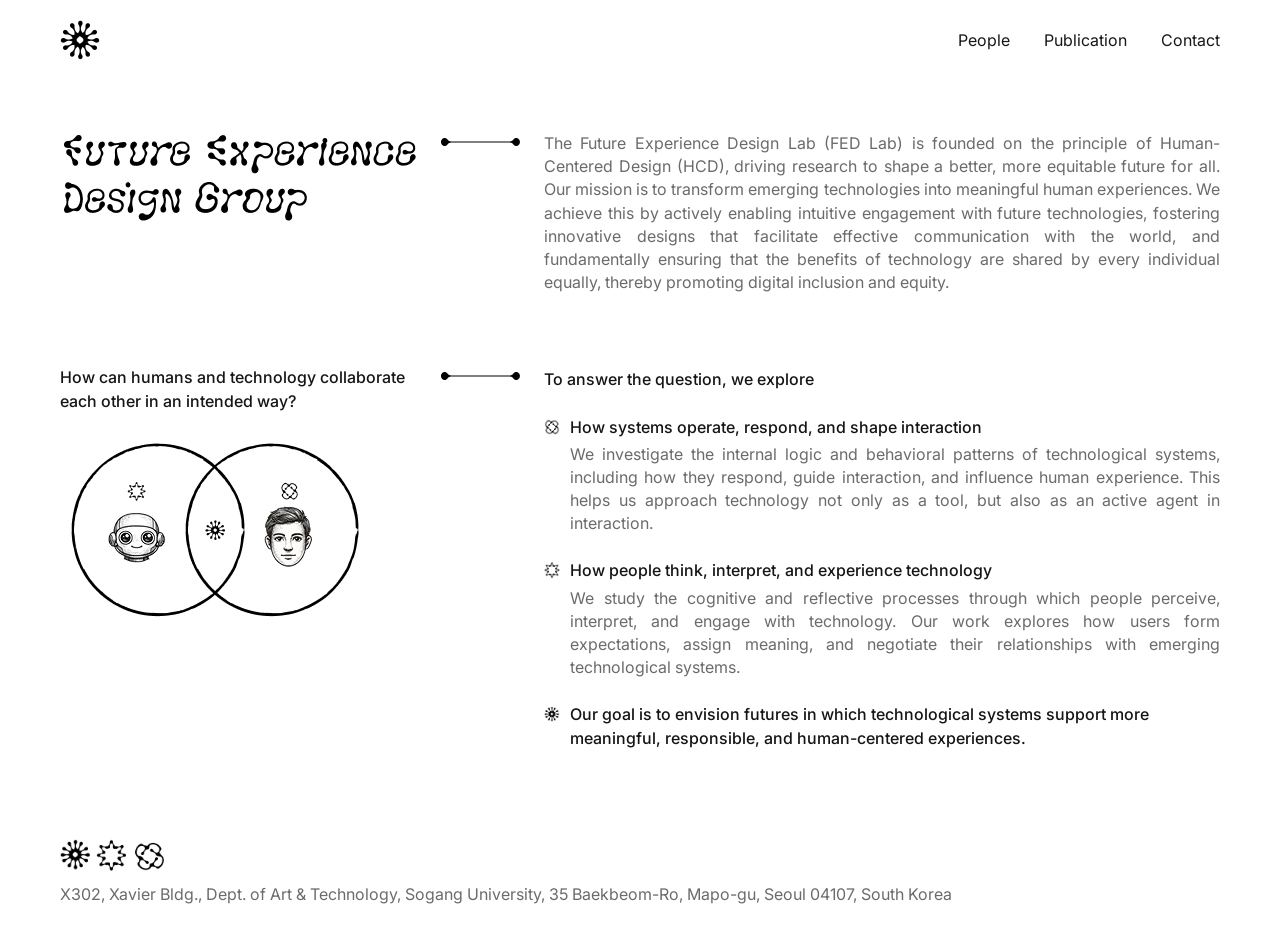
<file: index.html>
<!DOCTYPE html>
<html lang="en">
  <head>
    <meta charset="UTF-8" />
    <meta name="viewport" content="width=device-width, initial-scale=1.0" />
    <title>FED Group | Home</title>
    <meta
      name="description"
      content="Future Experience Design Group homepage."
    />
    <link rel="icon" type="image/png" href="./assets/favicon.png" />
    <link
      rel="stylesheet"
      href="https://fonts.googleapis.com/css2?family=Inter:wght@400;500;600&display=swap"
    />
    <link rel="stylesheet" href="./styles.css" />
  </head>
  <body>
    <div class="page-shell">
      <header class="site-header">
        <a class="logo-link" href="./index.html" aria-label="Go to homepage">
          <img
            class="logo-mark"
            src="./assets/logo1.png"
            alt="FED group symbol"
          />
        </a>
        <nav class="nav">
          <a href="./people.html">People</a>
          <a href="./publications.html">Publication</a>
          <a href="./contact.html">Contact</a>
        </nav>
      </header>

      <main class="home-main">
        <section class="home-hero">
          <div class="home-hero-wordmark">
            <img
              class="home-wordmark-image"
              src="./assets/Future experience design group.png"
              alt="Future Experience Design Group"
            />
          </div>
          <div class="home-hero-line" aria-hidden="true">
            <img src="./assets/Line.png" alt="" />
          </div>
          <div class="home-hero-copy">
            <p>
              The Future Experience Design Lab (FED Lab) is founded on the
              principle of Human-Centered Design (HCD), driving research to
              shape a better, more equitable future for all. Our mission is to
              transform emerging technologies into meaningful human experiences.
              We achieve this by actively enabling intuitive engagement with
              future technologies, fostering innovative designs that facilitate
              effective communication with the world, and fundamentally ensuring
              that the benefits of technology are shared by every individual
              equally, thereby promoting digital inclusion and equity.
            </p>
          </div>
        </section>

        <section class="home-explore">
          <div class="home-explore-question">
            <h2>
              How can humans and technology collaborate each other in an
              intended way?
            </h2>
            <img
              class="home-diagram-image"
              src="./assets/Diagram.png"
              alt="Diagram showing humans and technology collaboration"
            />
          </div>
          <div class="home-explore-line" aria-hidden="true">
            <img src="./assets/Line.png" alt="" />
          </div>
          <div class="home-explore-copy">
            <h2>To answer the question, we explore</h2>

            <article class="home-explore-item">
              <h3>
                <img src="./assets/logo 01.png" alt="" />
                How systems operate, respond, and shape interaction
              </h3>
              <p>
                We investigate the internal logic and behavioral patterns of
                technological systems, including how they respond, guide
                interaction, and influence human experience. This helps us
                approach technology not only as a tool, but also as an active
                agent in interaction.
              </p>
            </article>

            <article class="home-explore-item">
              <h3>
                <img src="./assets/logo 03.png" alt="" />
                How people think, interpret, and experience technology
              </h3>
              <p>
                We study the cognitive and reflective processes through which
                people perceive, interpret, and engage with technology. Our
                work explores how users form expectations, assign meaning, and
                negotiate their relationships with emerging technological
                systems.
              </p>
            </article>

            <article class="home-explore-item home-explore-item-goal">
              <h3>
                <img src="./assets/logo 0.png" alt="" />
                Our goal is to envision futures in which technological systems
                support more meaningful, responsible, and human-centered
                experiences.
              </h3>
            </article>
          </div>
        </section>
      </main>

      <footer class="site-footer site-footer-home">
        <img
          class="footer-icons"
          src="./assets/logo2.png"
          alt="FED symbols"
        />
        <p class="footer-text">
          X302, Xavier Bldg., Dept. of Art &amp; Technology, Sogang University,
          35 Baekbeom-Ro, Mapo-gu, Seoul 04107, South Korea
        </p>
      </footer>
    </div>
  </body>
</html>
</file>
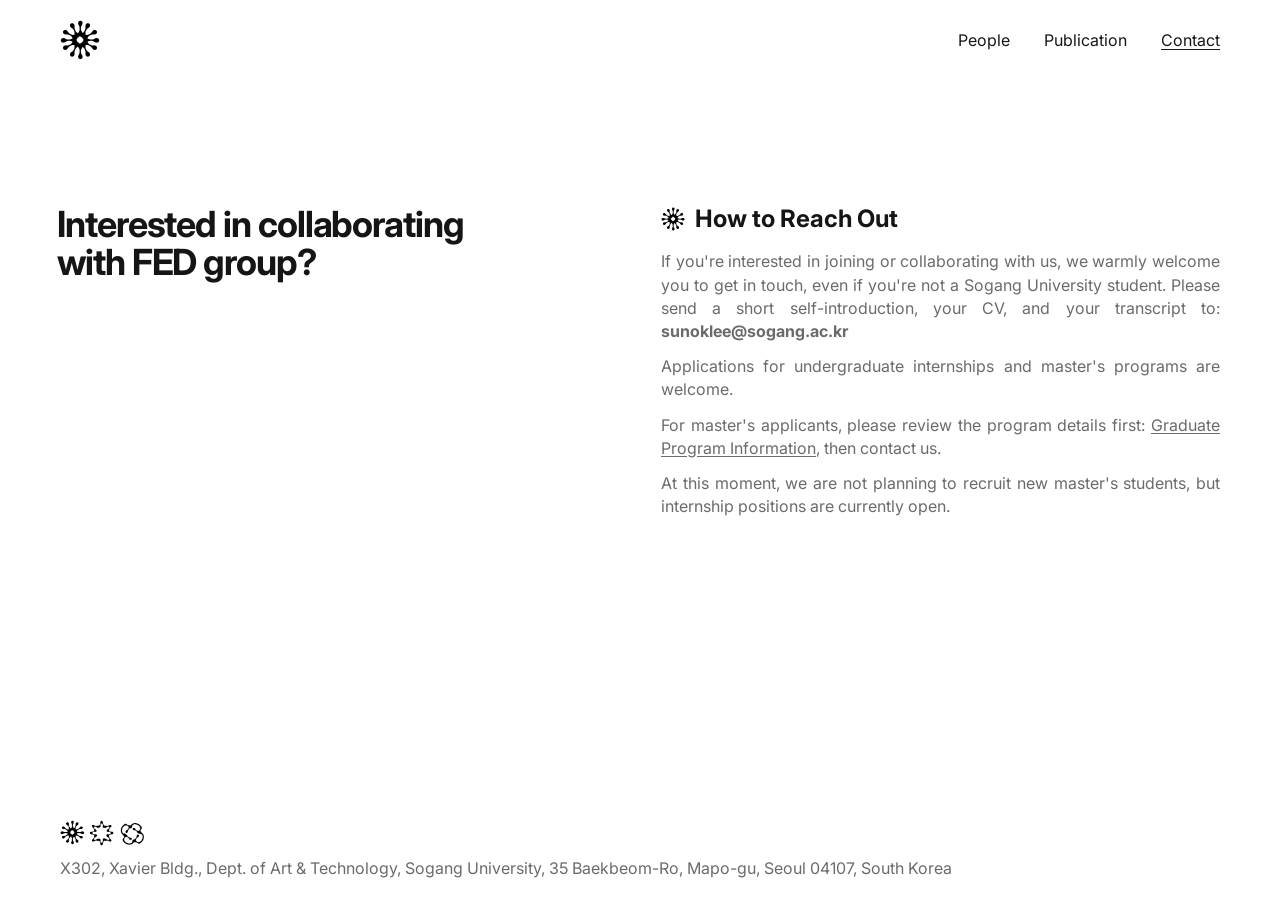
<file: contact.html>
<!DOCTYPE html>
<html lang="en">
  <head>
    <meta charset="UTF-8" />
    <meta name="viewport" content="width=device-width, initial-scale=1.0" />
    <title>FED Group | Contact</title>
    <link rel="icon" type="image/png" href="./assets/favicon.png" />
    <link
      rel="stylesheet"
      href="https://fonts.googleapis.com/css2?family=Inter:wght@400;500;600&display=swap"
    />
    <link rel="stylesheet" href="./styles.css" />
  </head>
  <body>
    <div class="page-shell">
      <header class="site-header">
        <a class="logo-link" href="./index.html" aria-label="Go to homepage">
          <img
            class="logo-mark"
            src="./assets/logo1.png"
            alt="FED group symbol"
          />
        </a>
        <nav class="nav">
          <a href="./people.html">People</a>
          <a href="./publications.html">Publication</a>
          <a class="active" href="./contact.html">Contact</a>
        </nav>
      </header>

      <main class="home-main contact-main">
        <section class="contact-hero">
          <div>
            <h1 class="contact-lede">
              <span class="contact-line-one">Interested in collaborating</span>
              <span class="contact-line-two">with FED group?</span>
            </h1>
          </div>
          <div class="contact-copy">
            <h2 class="contact-reach-title">
              <img src="./assets/logo1.png" alt="" class="contact-card-icon" />
              How to Reach Out
            </h2>
            <p>
              If you're interested in joining or collaborating with us, we
              warmly welcome you to get in touch, even if you're not a Sogang
              University student. Please send a short self-introduction, your
              CV, and your transcript to: <strong>sunoklee@sogang.ac.kr</strong>
            </p>
            <p>
              Applications for undergraduate internships and master's programs
              are welcome.
            </p>
            <p>
              For master's applicants, please review the program details first:
              <a
                href="https://creative.sogang.ac.kr/academics/academics_graduate-program-cloned-30309/"
                target="_blank"
                rel="noopener noreferrer"
                >Graduate Program Information</a
              >, then contact us.
            </p>
            <p>
              At this moment, we are not planning to recruit new master's
              students, but internship positions are currently open.
            </p>
          </div>
        </section>
      </main>

      <footer class="site-footer">
        <img
          class="footer-icons"
          src="./assets/logo2.png"
          alt="FED symbols"
        />
        <p class="footer-text">
          X302, Xavier Bldg., Dept. of Art &amp; Technology, Sogang University,
          35 Baekbeom-Ro, Mapo-gu, Seoul 04107, South Korea
        </p>
      </footer>
    </div>
  </body>
</html>
</file>
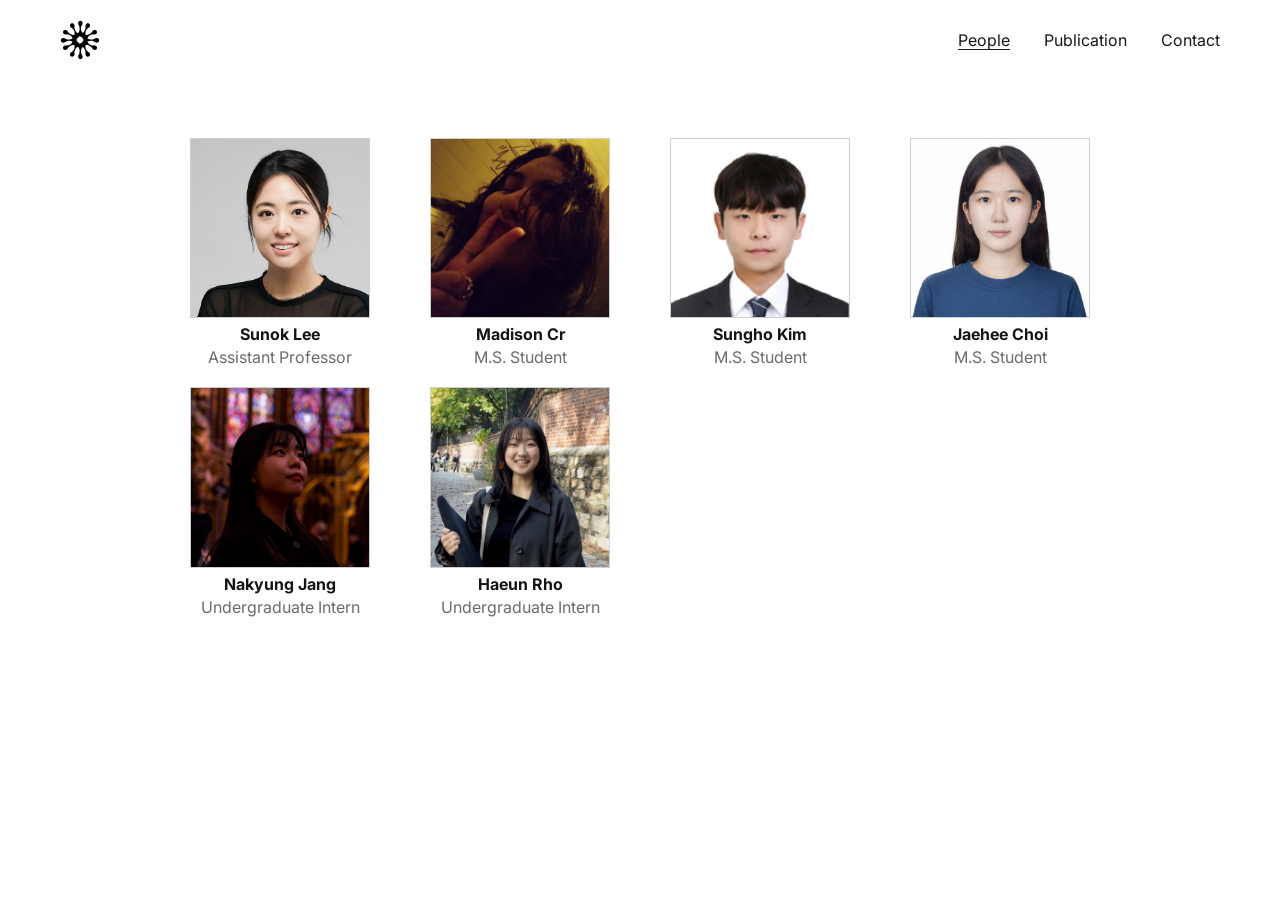
<file: people.html>
<!DOCTYPE html>
<html lang="en">
  <head>
    <meta charset="UTF-8" />
    <meta name="viewport" content="width=device-width, initial-scale=1.0" />
    <title>FED Group | People</title>
    <link rel="icon" type="image/png" href="./assets/favicon.png" />
    <link
      rel="stylesheet"
      href="https://fonts.googleapis.com/css2?family=Inter:wght@400;500;600&display=swap"
    />
    <link rel="stylesheet" href="./styles.css" />
  </head>
  <body>
    <div class="page-shell">
      <header class="site-header">
        <a class="logo-link" href="./index.html" aria-label="Go to homepage">
          <img
            class="logo-mark"
            src="./assets/logo1.png"
            alt="FED group symbol"
          />
        </a>
        <nav class="nav">
          <a class="active" href="./people.html">People</a>
          <a href="./publications.html">Publication</a>
          <a href="./contact.html">Contact</a>
        </nav>
      </header>

      <main class="section page-content tab-gap">
        <div class="people-grid">
          <article class="member-card">
            <div class="member-photo">
              <img src="./assets/people/sunok_lee.png" alt="Sunok Lee" />
            </div>
            <h3>
              <a
                href="https://www.sunok-lee.com/"
                target="_blank"
                rel="noopener noreferrer"
                >Sunok Lee</a
              >
            </h3>
            <p>Assistant Professor</p>
          </article>
          <article class="member-card">
            <div class="member-photo">
              <img src="./assets/people/madison.png" alt="Madison Cr" />
            </div>
            <h3>Madison Cr</h3>
            <p>M.S. Student</p>
          </article>
          <article class="member-card">
            <div class="member-photo">
              <img src="./assets/people/sungho_kim.png" alt="Sungho Kim" />
            </div>
            <h3>Sungho Kim</h3>
            <p>M.S. Student</p>
          </article>
          <article class="member-card">
            <div class="member-photo">
              <img src="./assets/people/jaehee_choi.png" alt="Jaehee Choi" />
            </div>
            <h3>Jaehee Choi</h3>
            <p>M.S. Student</p>
          </article>
          <article class="member-card">
            <div class="member-photo">
              <img src="./assets/people/nakyung_jang.jpg" alt="Nakyung Jang" />
            </div>
            <h3>Nakyung Jang</h3>
            <p>Undergraduate Intern</p>
          </article>
          <article class="member-card">
            <div class="member-photo">
              <img src="./assets/people/haeun_rho.jpeg" alt="Haeun Rho" />
            </div>
            <h3>
              <a
                href="https://www.linkedin.com/in/haeun-rho"
                target="_blank"
                rel="noopener noreferrer"
                >Haeun Rho</a
              >
            </h3>
            <p>Undergraduate Intern</p>
          </article>
        </div>
      </main>
    </div>
  </body>
</html>
</file>
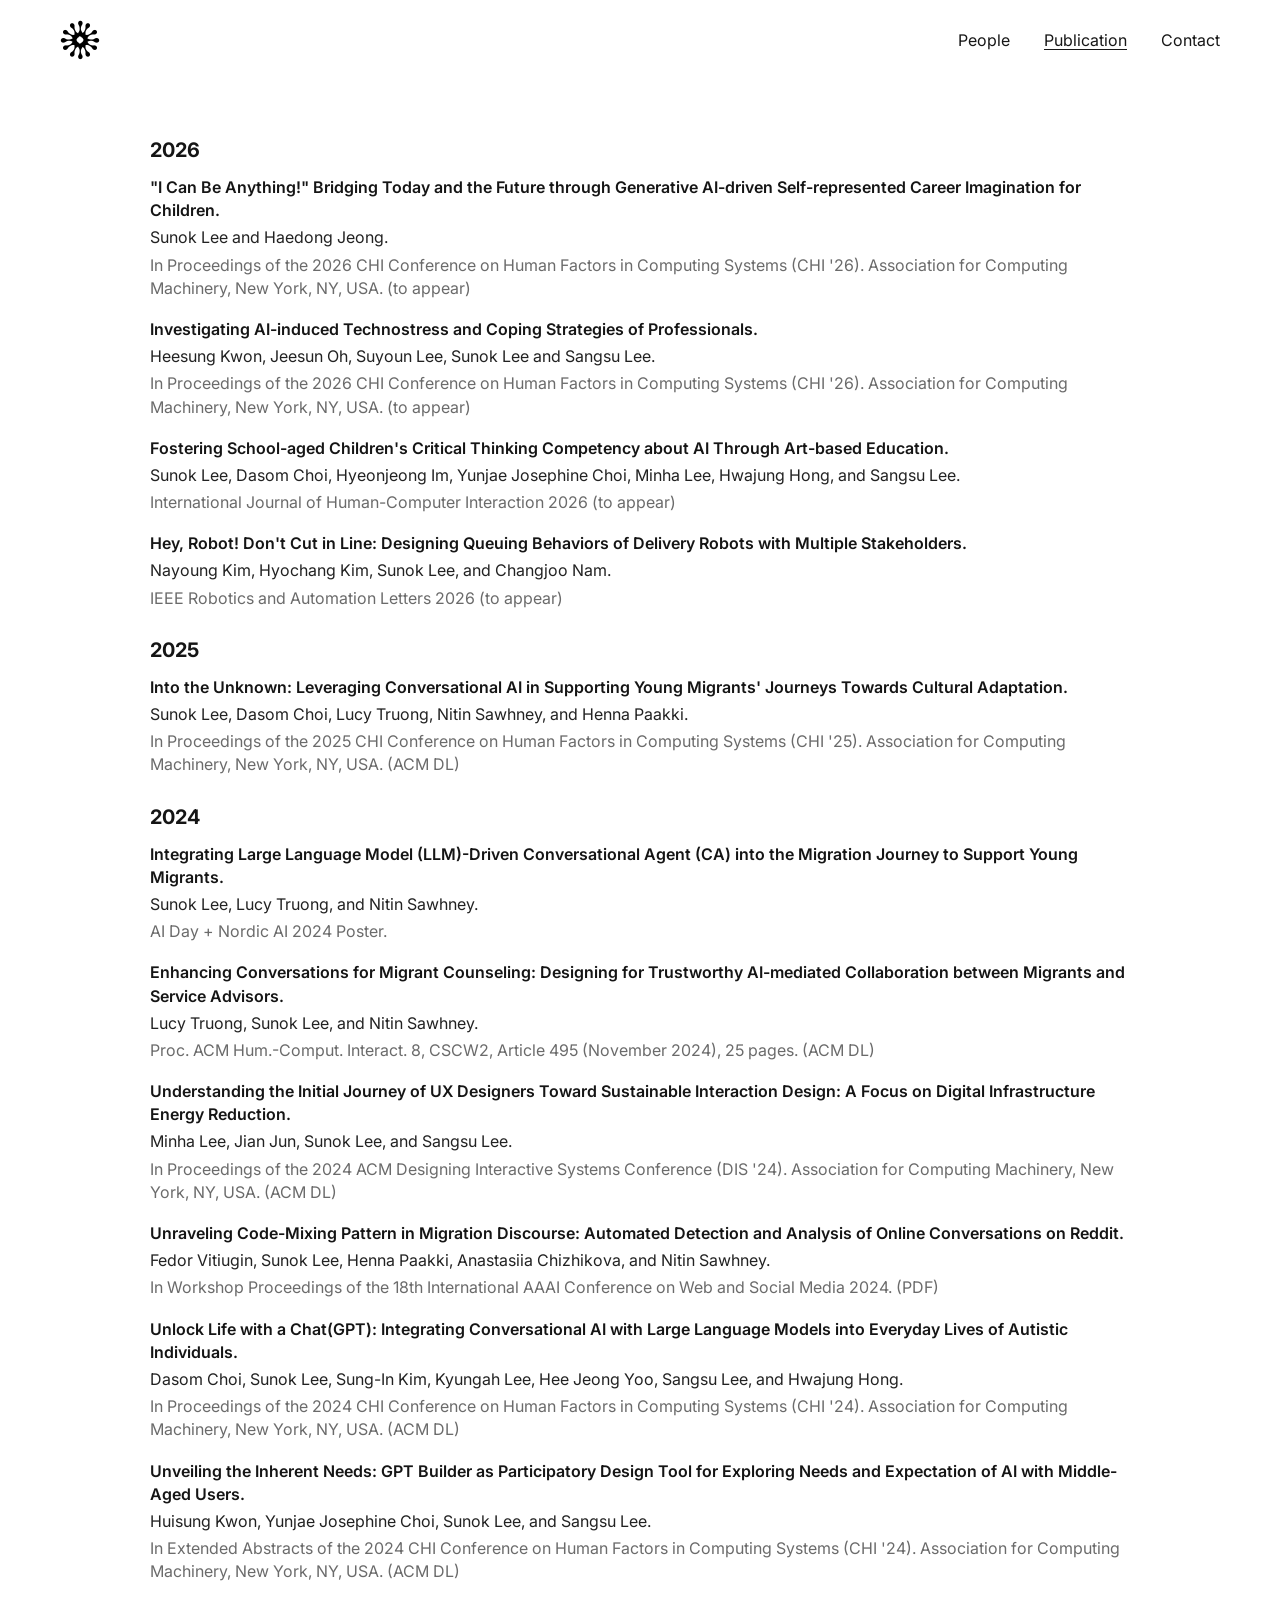
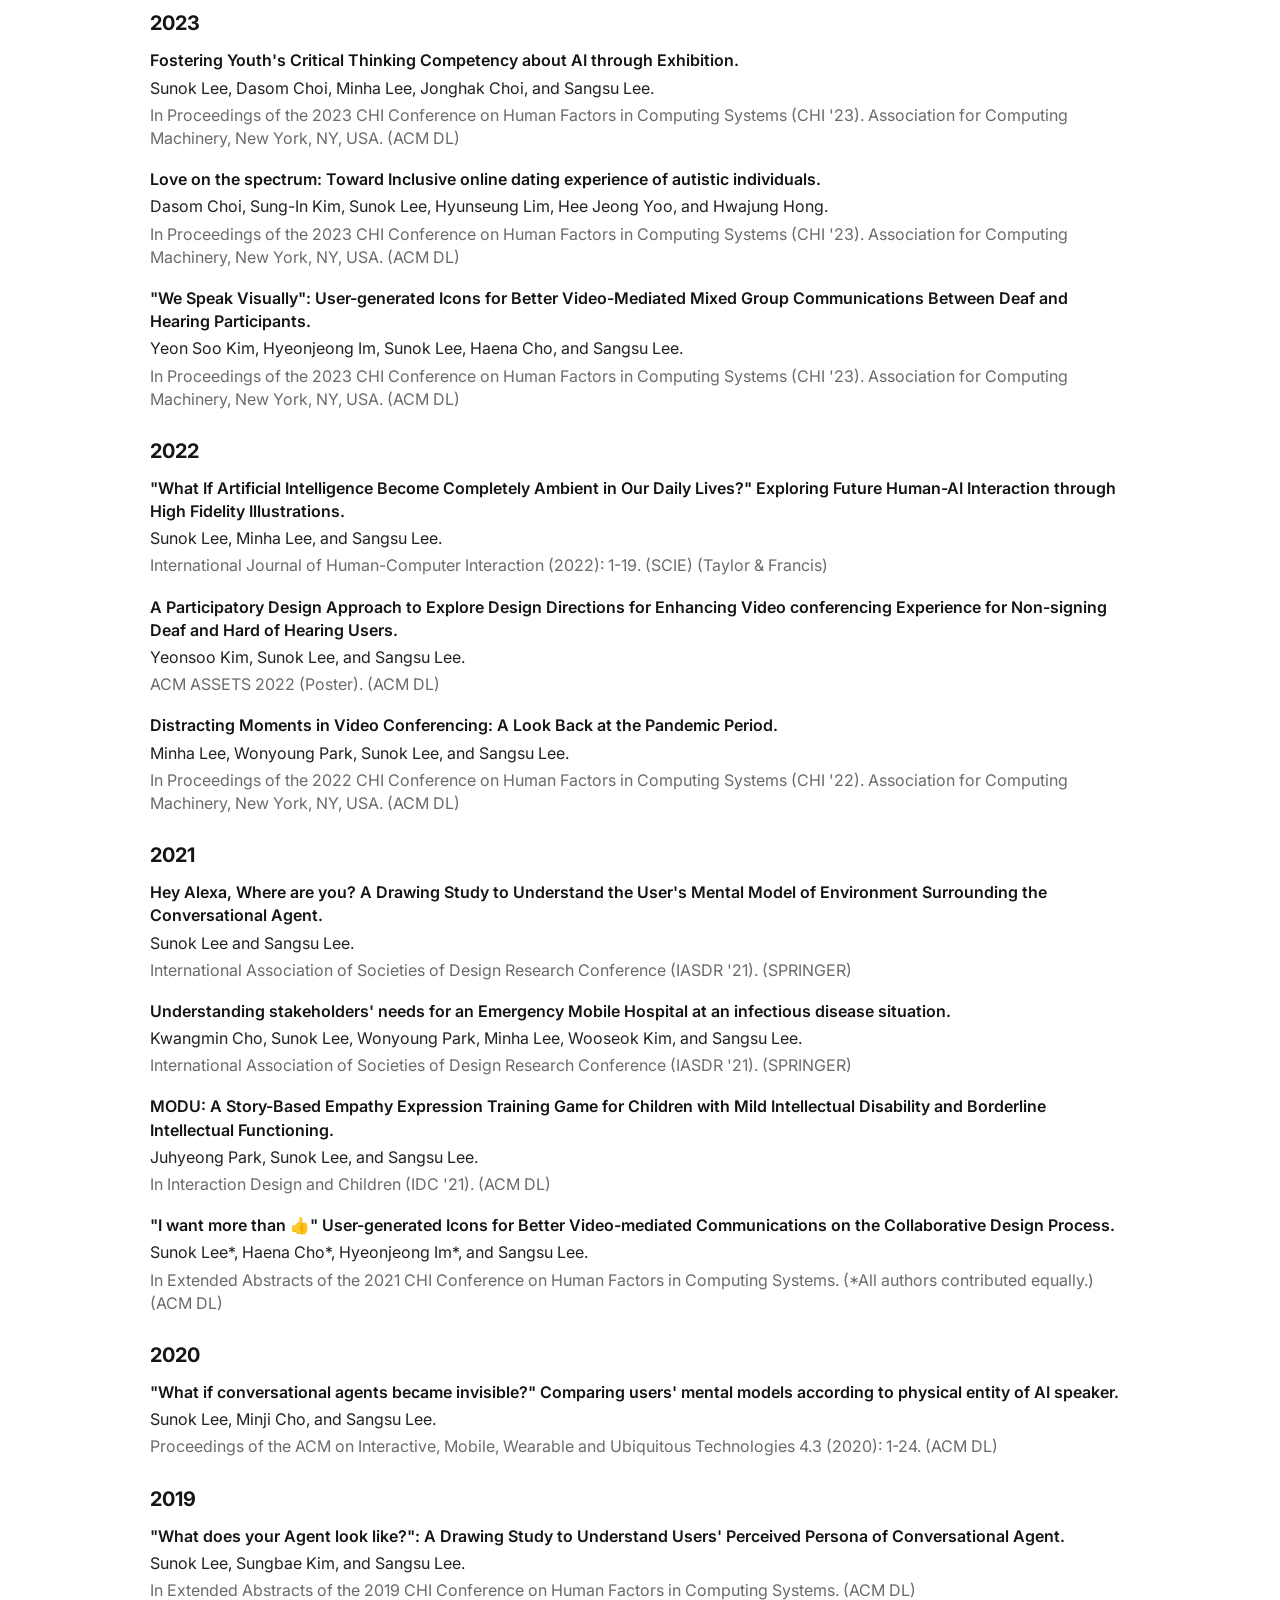
<file: publications.html>
<!DOCTYPE html>
<html lang="en">
  <head>
    <meta charset="UTF-8" />
    <meta name="viewport" content="width=device-width, initial-scale=1.0" />
    <title>FED Group | Publication</title>
    <link rel="icon" type="image/png" href="./assets/favicon.png" />
    <link
      rel="stylesheet"
      href="https://fonts.googleapis.com/css2?family=Inter:wght@400;500;600;700&display=swap"
    />
    <link rel="stylesheet" href="./styles.css" />
  </head>
  <body>
    <div class="page-shell">
      <header class="site-header">
        <a class="logo-link" href="./index.html" aria-label="Go to homepage">
          <img class="logo-mark" src="./assets/logo1.png" alt="FED group symbol" />
        </a>
        <nav class="nav">
          <a href="./people.html">People</a>
          <a class="active" href="./publications.html">Publication</a>
          <a href="./contact.html">Contact</a>
        </nav>
      </header>

      <main class="section page-content tab-gap">
        <div class="pubs-wrap">
          <section class="pub-year">
            <h2>2026</h2>
            <div>
              <article class="pub-entry">
                <p class="pub-entry-title">"I Can Be Anything!" Bridging Today and the Future through Generative AI-driven Self-represented Career Imagination for Children.</p>
                <p class="pub-entry-authors">Sunok Lee and Haedong Jeong.</p>
                <p class="pub-entry-venue">In Proceedings of the 2026 CHI Conference on Human Factors in Computing Systems (CHI '26). Association for Computing Machinery, New York, NY, USA. (to appear)</p>
              </article>
              <article class="pub-entry">
                <p class="pub-entry-title">Investigating AI-induced Technostress and Coping Strategies of Professionals.</p>
                <p class="pub-entry-authors">Heesung Kwon, Jeesun Oh, Suyoun Lee, Sunok Lee and Sangsu Lee.</p>
                <p class="pub-entry-venue">In Proceedings of the 2026 CHI Conference on Human Factors in Computing Systems (CHI '26). Association for Computing Machinery, New York, NY, USA. (to appear)</p>
              </article>
              <article class="pub-entry">
                <p class="pub-entry-title">Fostering School-aged Children's Critical Thinking Competency about AI Through Art-based Education.</p>
                <p class="pub-entry-authors">Sunok Lee, Dasom Choi, Hyeonjeong Im, Yunjae Josephine Choi, Minha Lee, Hwajung Hong, and Sangsu Lee.</p>
                <p class="pub-entry-venue">International Journal of Human-Computer Interaction 2026 (to appear)</p>
              </article>
              <article class="pub-entry">
                <p class="pub-entry-title">Hey, Robot! Don't Cut in Line: Designing Queuing Behaviors of Delivery Robots with Multiple Stakeholders.</p>
                <p class="pub-entry-authors">Nayoung Kim, Hyochang Kim, Sunok Lee, and Changjoo Nam.</p>
                <p class="pub-entry-venue">IEEE Robotics and Automation Letters 2026 (to appear)</p>
              </article>
            </div>
          </section>

          <section class="pub-year">
            <h2>2025</h2>
            <div>
              <article class="pub-entry">
                <p class="pub-entry-title">Into the Unknown: Leveraging Conversational AI in Supporting Young Migrants' Journeys Towards Cultural Adaptation.</p>
                <p class="pub-entry-authors">Sunok Lee, Dasom Choi, Lucy Truong, Nitin Sawhney, and Henna Paakki.</p>
                <p class="pub-entry-venue">In Proceedings of the 2025 CHI Conference on Human Factors in Computing Systems (CHI '25). Association for Computing Machinery, New York, NY, USA. <a href="https://dl.acm.org/doi/10.1145/3706598.3713091" target="_blank" rel="noopener noreferrer">(ACM DL)</a></p>
              </article>
            </div>
          </section>

          <section class="pub-year">
            <h2>2024</h2>
            <div>
              <article class="pub-entry">
                <p class="pub-entry-title">Integrating Large Language Model (LLM)-Driven Conversational Agent (CA) into the Migration Journey to Support Young Migrants.</p>
                <p class="pub-entry-authors">Sunok Lee, Lucy Truong, and Nitin Sawhney.</p>
                <p class="pub-entry-venue">AI Day + Nordic AI 2024 Poster.</p>
              </article>
              <article class="pub-entry">
                <p class="pub-entry-title">Enhancing Conversations for Migrant Counseling: Designing for Trustworthy AI-mediated Collaboration between Migrants and Service Advisors.</p>
                <p class="pub-entry-authors">Lucy Truong, Sunok Lee, and Nitin Sawhney.</p>
                <p class="pub-entry-venue">Proc. ACM Hum.-Comput. Interact. 8, CSCW2, Article 495 (November 2024), 25 pages. <a href="https://dl.acm.org/doi/10.1145/3687034" target="_blank" rel="noopener noreferrer">(ACM DL)</a></p>
              </article>
              <article class="pub-entry">
                <p class="pub-entry-title">Understanding the Initial Journey of UX Designers Toward Sustainable Interaction Design: A Focus on Digital Infrastructure Energy Reduction.</p>
                <p class="pub-entry-authors">Minha Lee, Jian Jun, Sunok Lee, and Sangsu Lee.</p>
                <p class="pub-entry-venue">In Proceedings of the 2024 ACM Designing Interactive Systems Conference (DIS '24). Association for Computing Machinery, New York, NY, USA. <a href="https://dl.acm.org/doi/10.1145/3643834.3661598" target="_blank" rel="noopener noreferrer">(ACM DL)</a></p>
              </article>
              <article class="pub-entry">
                <p class="pub-entry-title">Unraveling Code-Mixing Pattern in Migration Discourse: Automated Detection and Analysis of Online Conversations on Reddit.</p>
                <p class="pub-entry-authors">Fedor Vitiugin, Sunok Lee, Henna Paakki, Anastasiia Chizhikova, and Nitin Sawhney.</p>
                <p class="pub-entry-venue">In Workshop Proceedings of the 18th International AAAI Conference on Web and Social Media 2024. (PDF)</p>
              </article>
              <article class="pub-entry">
                <p class="pub-entry-title">Unlock Life with a Chat(GPT): Integrating Conversational AI with Large Language Models into Everyday Lives of Autistic Individuals.</p>
                <p class="pub-entry-authors">Dasom Choi, Sunok Lee, Sung-In Kim, Kyungah Lee, Hee Jeong Yoo, Sangsu Lee, and Hwajung Hong.</p>
                <p class="pub-entry-venue">In Proceedings of the 2024 CHI Conference on Human Factors in Computing Systems (CHI '24). Association for Computing Machinery, New York, NY, USA. <a href="https://dl.acm.org/doi/10.1145/3613904.3641989" target="_blank" rel="noopener noreferrer">(ACM DL)</a></p>
              </article>
              <article class="pub-entry">
                <p class="pub-entry-title">Unveiling the Inherent Needs: GPT Builder as Participatory Design Tool for Exploring Needs and Expectation of AI with Middle-Aged Users.</p>
                <p class="pub-entry-authors">Huisung Kwon, Yunjae Josephine Choi, Sunok Lee, and Sangsu Lee.</p>
                <p class="pub-entry-venue">In Extended Abstracts of the 2024 CHI Conference on Human Factors in Computing Systems (CHI '24). Association for Computing Machinery, New York, NY, USA. <a href="https://dl.acm.org/doi/10.1145/3613905.3650794" target="_blank" rel="noopener noreferrer">(ACM DL)</a></p>
              </article>
            </div>
          </section>

          <section class="pub-year">
            <h2>2023</h2>
            <div>
              <article class="pub-entry">
                <p class="pub-entry-title">Fostering Youth's Critical Thinking Competency about AI through Exhibition.</p>
                <p class="pub-entry-authors">Sunok Lee, Dasom Choi, Minha Lee, Jonghak Choi, and Sangsu Lee.</p>
                <p class="pub-entry-venue">In Proceedings of the 2023 CHI Conference on Human Factors in Computing Systems (CHI '23). Association for Computing Machinery, New York, NY, USA. <a href="https://dl.acm.org/doi/10.1145/3544548.3581159" target="_blank" rel="noopener noreferrer">(ACM DL)</a></p>
              </article>
              <article class="pub-entry">
                <p class="pub-entry-title">Love on the spectrum: Toward Inclusive online dating experience of autistic individuals.</p>
                <p class="pub-entry-authors">Dasom Choi, Sung-In Kim, Sunok Lee, Hyunseung Lim, Hee Jeong Yoo, and Hwajung Hong.</p>
                <p class="pub-entry-venue">In Proceedings of the 2023 CHI Conference on Human Factors in Computing Systems (CHI '23). Association for Computing Machinery, New York, NY, USA. <a href="https://dl.acm.org/doi/10.1145/3544548.3581341" target="_blank" rel="noopener noreferrer">(ACM DL)</a></p>
              </article>
              <article class="pub-entry">
                <p class="pub-entry-title">"We Speak Visually": User-generated Icons for Better Video-Mediated Mixed Group Communications Between Deaf and Hearing Participants.</p>
                <p class="pub-entry-authors">Yeon Soo Kim, Hyeonjeong Im, Sunok Lee, Haena Cho, and Sangsu Lee.</p>
                <p class="pub-entry-venue">In Proceedings of the 2023 CHI Conference on Human Factors in Computing Systems (CHI '23). Association for Computing Machinery, New York, NY, USA. <a href="https://dl.acm.org/doi/10.1145/3544548.3581151" target="_blank" rel="noopener noreferrer">(ACM DL)</a></p>
              </article>
            </div>
          </section>

          <section class="pub-year">
            <h2>2022</h2>
            <div>
              <article class="pub-entry">
                <p class="pub-entry-title">"What If Artificial Intelligence Become Completely Ambient in Our Daily Lives?" Exploring Future Human-AI Interaction through High Fidelity Illustrations.</p>
                <p class="pub-entry-authors">Sunok Lee, Minha Lee, and Sangsu Lee.</p>
                <p class="pub-entry-venue">International Journal of Human-Computer Interaction (2022): 1-19. (SCIE) (Taylor &amp; Francis)</p>
              </article>
              <article class="pub-entry">
                <p class="pub-entry-title">A Participatory Design Approach to Explore Design Directions for Enhancing Video conferencing Experience for Non-signing Deaf and Hard of Hearing Users.</p>
                <p class="pub-entry-authors">Yeonsoo Kim, Sunok Lee, and Sangsu Lee.</p>
                <p class="pub-entry-venue">ACM ASSETS 2022 (Poster). <a href="https://dl.acm.org/doi/10.1145/3517428.3550375" target="_blank" rel="noopener noreferrer">(ACM DL)</a></p>
              </article>
              <article class="pub-entry">
                <p class="pub-entry-title">Distracting Moments in Video Conferencing: A Look Back at the Pandemic Period.</p>
                <p class="pub-entry-authors">Minha Lee, Wonyoung Park, Sunok Lee, and Sangsu Lee.</p>
                <p class="pub-entry-venue">In Proceedings of the 2022 CHI Conference on Human Factors in Computing Systems (CHI '22). Association for Computing Machinery, New York, NY, USA. <a href="https://dl.acm.org/doi/10.1145/3491102.3517545" target="_blank" rel="noopener noreferrer">(ACM DL)</a></p>
              </article>
            </div>
          </section>

          <section class="pub-year">
            <h2>2021</h2>
            <div>
              <article class="pub-entry">
                <p class="pub-entry-title">Hey Alexa, Where are you? A Drawing Study to Understand the User's Mental Model of Environment Surrounding the Conversational Agent.</p>
                <p class="pub-entry-authors">Sunok Lee and Sangsu Lee.</p>
                <p class="pub-entry-venue">International Association of Societies of Design Research Conference (IASDR '21). (SPRINGER)</p>
              </article>
              <article class="pub-entry">
                <p class="pub-entry-title">Understanding stakeholders' needs for an Emergency Mobile Hospital at an infectious disease situation.</p>
                <p class="pub-entry-authors">Kwangmin Cho, Sunok Lee, Wonyoung Park, Minha Lee, Wooseok Kim, and Sangsu Lee.</p>
                <p class="pub-entry-venue">International Association of Societies of Design Research Conference (IASDR '21). (SPRINGER)</p>
              </article>
              <article class="pub-entry">
                <p class="pub-entry-title">MODU: A Story-Based Empathy Expression Training Game for Children with Mild Intellectual Disability and Borderline Intellectual Functioning.</p>
                <p class="pub-entry-authors">Juhyeong Park, Sunok Lee, and Sangsu Lee.</p>
                <p class="pub-entry-venue">In Interaction Design and Children (IDC '21). <a href="https://dl.acm.org/doi/10.1145/3459990.3465205" target="_blank" rel="noopener noreferrer">(ACM DL)</a></p>
              </article>
              <article class="pub-entry">
                <p class="pub-entry-title">"I want more than 👍" User-generated Icons for Better Video-mediated Communications on the Collaborative Design Process.</p>
                <p class="pub-entry-authors">Sunok Lee*, Haena Cho*, Hyeonjeong Im*, and Sangsu Lee.</p>
                <p class="pub-entry-venue">In Extended Abstracts of the 2021 CHI Conference on Human Factors in Computing Systems. (*All authors contributed equally.) <a href="https://dl.acm.org/doi/10.1145/3411763.3453655" target="_blank" rel="noopener noreferrer">(ACM DL)</a></p>
              </article>
            </div>
          </section>

          <section class="pub-year">
            <h2>2020</h2>
            <div>
              <article class="pub-entry">
                <p class="pub-entry-title">"What if conversational agents became invisible?" Comparing users' mental models according to physical entity of AI speaker.</p>
                <p class="pub-entry-authors">Sunok Lee, Minji Cho, and Sangsu Lee.</p>
                <p class="pub-entry-venue">Proceedings of the ACM on Interactive, Mobile, Wearable and Ubiquitous Technologies 4.3 (2020): 1-24. <a href="https://dl.acm.org/doi/10.1145/3411840" target="_blank" rel="noopener noreferrer">(ACM DL)</a></p>
              </article>
            </div>
          </section>

          <section class="pub-year">
            <h2>2019</h2>
            <div>
              <article class="pub-entry">
                <p class="pub-entry-title">"What does your Agent look like?": A Drawing Study to Understand Users' Perceived Persona of Conversational Agent.</p>
                <p class="pub-entry-authors">Sunok Lee, Sungbae Kim, and Sangsu Lee.</p>
                <p class="pub-entry-venue">In Extended Abstracts of the 2019 CHI Conference on Human Factors in Computing Systems. <a href="https://dl.acm.org/doi/10.1145/3290607.3312796" target="_blank" rel="noopener noreferrer">(ACM DL)</a></p>
              </article>
            </div>
          </section>
        </div>
      </main>
    </div>
  </body>
</html>
</file>
<file: styles.css>
:root {
  --bg: #ffffff;
  --panel: #ffffff;
  --ink: #151515;
  --muted: #6b6b6b;
  --line: #d9d9d9;
  --shell-pad-top: 20px;
  --shell-pad-x: 20px;
  --shell-pad-bottom: 20px;
  --home-edge-gap: clamp(56px, 8vh, 92px);
  --home-section-gap: clamp(52px, 8vh, 84px);
  --footer-gap: 22px;
}

* {
  box-sizing: border-box;
}

img {
  max-width: 100%;
}

body {
  margin: 0;
  min-height: 100vh;
  font-family: "Inter", "Noto Sans KR", sans-serif;
  font-size: 16px;
  color: var(--ink);
  background: var(--bg);
}

html,
body,
button,
input,
select,
textarea {
  font-family: "Inter", "Noto Sans KR", sans-serif;
}

a {
  text-decoration: none;
  color: inherit;
}

.page-shell {
  width: 100%;
  max-width: 1200px;
  margin: 0 auto;
  background: var(--panel);
  border: 0;
  border-radius: 0;
  padding: var(--shell-pad-top) var(--shell-pad-x) var(--shell-pad-bottom);
  min-height: 100vh;
  display: flex;
  flex-direction: column;
}

.site-header {
  display: flex;
  align-items: center;
  justify-content: space-between;
}

.logo-mark {
  width: 40px;
  height: 40px;
  object-fit: contain;
}

.logo-link {
  display: inline-flex;
}

.nav {
  display: flex;
  gap: 34px;
}

.nav a {
  font-size: 16px;
  color: #171717;
}

.nav a:hover {
  text-decoration: underline;
  text-underline-offset: 3px;
}

.nav a.active {
  text-decoration: underline;
  text-underline-offset: 3px;
}

.home-main {
  flex: 1;
  min-height: 0;
  padding-top: var(--home-edge-gap);
  padding-bottom: var(--home-edge-gap);
}

.contact-main {
  min-height: unset;
  padding-bottom: 36px;
}

.hero {
  padding-top: 110px;
  display: grid;
  grid-template-columns: 1fr 1fr;
  gap: 38px;
  align-items: start;
}

.hero-title {
  margin: 0;
  max-width: 410px;
  font-size: clamp(56px, 6vw, 90px);
  line-height: 0.93;
  letter-spacing: -0.02em;
  font-weight: 700;
}

.hero-wordmark {
  width: min(100%, 500px);
  height: auto;
  display: block;
}

.hero-right p {
  margin: 138px 0 0;
  font-size: 16px;
  color: var(--muted);
  line-height: 1.45;
}

.home-hero,
.home-explore {
  display: grid;
  grid-template-columns: 356px 128px minmax(0, 1fr);
  align-items: start;
  column-gap: 0;
}

.home-hero {
  padding-top: 0;
}

.home-hero-wordmark {
  padding-top: 0;
}

.home-wordmark-image {
  width: min(100%, 356px);
  height: auto;
  display: block;
}

.home-hero-line,
.home-explore-line {
  padding-top: 6px;
  display: flex;
  justify-content: center;
}

.home-hero-line img,
.home-explore-line img {
  width: 79px;
  height: auto;
  display: block;
}

.home-hero-copy p {
  margin: 0;
  color: var(--muted);
  font-size: 16px;
  line-height: 1.45;
  text-align: justify;
}

.home-explore {
  margin-top: var(--home-edge-gap);
}

.home-explore-question h2,
.home-explore-copy h2 {
  margin: 0;
  font-size: 16px;
  line-height: 1.45;
  font-weight: 500;
  color: var(--ink);
}

.home-explore-question h2 {
  max-width: 364px;
}

.home-diagram-image {
  display: block;
  width: min(100%, 315px);
  height: auto;
  margin-top: 28px;
}

.home-explore-copy {
  padding-top: 2px;
}

.home-explore-item {
  margin-top: 24px;
}

.home-explore-item h3 {
  margin: 0;
  display: flex;
  align-items: flex-start;
  gap: 10px;
  font-size: 16px;
  line-height: 1.45;
  font-weight: 500;
}

.home-explore-item h3 img {
  width: 16px;
  height: 16px;
  margin-top: 3px;
  object-fit: contain;
  flex: 0 0 auto;
}

.home-explore-item p {
  margin: 4px 0 0 26px;
  color: var(--muted);
  font-size: 16px;
  line-height: 1.45;
  text-align: justify;
}

.home-explore-item-goal h3 {
  font-weight: 500;
}

.site-footer-home {
  border-top: 1px solid #ececec;
  padding-top: var(--footer-gap);
  flex-direction: row;
  align-items: center;
  gap: 28px;
}

.site-footer-home .footer-icons {
  width: 104px;
}

.site-footer-home .footer-text {
  max-width: none;
  white-space: nowrap;
  font-size: clamp(10px, 1.28vw, 16px);
}

.site-footer {
  padding-top: 17px;
  border-top: 0;
  display: flex;
  flex-direction: column;
  align-items: flex-start;
  gap: 10px;
}

.footer-icons {
  width: 84px;
  height: auto;
  object-fit: contain;
}

.footer-text {
  margin: 0;
  font-size: 16px;
  color: var(--muted);
  line-height: 1.35;
}

.section {
  width: 100%;
  margin: 0;
  padding: 28px 0 0;
  background: var(--panel);
  border: 0;
  border-radius: 0;
}

.section-title {
  margin: 0 0 18px;
  font-size: 16px;
  font-weight: 600;
}

.page-content {
  padding-top: 26px;
  flex: 1;
}

.tab-gap {
  padding-top: 78px;
}

.pubs-wrap {
  display: flex;
  flex-direction: column;
  gap: 28px;
  max-width: 980px;
  margin: 0 auto;
  width: 100%;
}

.pub-year {
  border-top: 0;
  padding-top: 0;
  display: block;
}

.pub-year h2 {
  margin: 0 0 14px;
  font-size: 20px;
  font-weight: 700;
}

.pub-year ul {
  margin: 0;
  padding: 0;
  list-style: none;
}

.pub-year li {
  margin: 0;
  color: #323232;
  font-size: 16px;
  line-height: 1.48;
}

.pub-entry {
  margin: 0 0 18px;
}

.pub-entry:last-child {
  margin-bottom: 0;
}

.pub-entry-title,
.pub-entry-authors,
.pub-entry-venue {
  margin: 0 0 4px;
  font-size: 16px;
  line-height: 1.45;
}

.pub-entry-title {
  font-weight: 600;
}

.pub-entry-authors {
  color: #222;
}

.pub-entry-venue {
  color: var(--muted);
  margin-bottom: 0;
}

.pub-source {
  margin-top: 8px;
  color: var(--muted);
  font-size: 16px;
}

.people-grid {
  display: grid;
  grid-template-columns: repeat(4, minmax(160px, 220px));
  justify-content: center;
  gap: 20px;
}

.member-card {
  width: 100%;
  text-align: center;
}

.member-card h3 {
  margin: 6px 0 3px;
  font-size: 16px;
  font-weight: 700;
}

.member-card h3 a {
  text-decoration: none;
  text-underline-offset: 3px;
  transition: text-decoration-color 140ms ease, opacity 140ms ease;
}

.member-card h3 a:hover,
.member-card h3 a:focus-visible {
  text-decoration: underline;
}

.member-card h3 a:focus-visible {
  outline: none;
  opacity: 0.8;
}

@media (max-width: 680px) {
  .page-shell {
    --shell-pad-top: 18px;
    --shell-pad-x: 16px;
    --shell-pad-bottom: 18px;
    --home-edge-gap: 42px;
    --home-section-gap: 38px;
    --footer-gap: 18px;
  }

  .site-header {
    align-items: flex-start;
    gap: 18px;
  }

  .nav {
    gap: 18px;
    flex-wrap: wrap;
    justify-content: flex-end;
  }

  .hero {
    padding-top: 48px;
  }

  .hero-wordmark {
    width: min(100%, 300px);
  }

  .footer-text {
    font-size: 15px;
  }
}

.member-card p {
  margin: 0;
  color: var(--muted);
  font-size: 16px;
}

.member-photo {
  width: 82%;
  aspect-ratio: 1 / 1;
  border: 1px solid #cfcfcf;
  background: #fafafa;
  margin: 0 auto;
  overflow: hidden;
}

.member-photo.empty {
  background: linear-gradient(135deg, #f4f4f4 0%, #fcfcfc 100%);
}

.member-photo img {
  width: 100%;
  height: 100%;
  object-fit: cover;
  display: block;
}

.contact-hero {
  padding-top: 74px;
  display: grid;
  grid-template-columns: 1fr 1fr;
  gap: 42px;
  align-items: start;
}

.contact-lede {
  margin: 0 0 0 -3px;
  max-width: 560px;
  font-size: 36px;
  line-height: 1.05;
  font-weight: 700;
  letter-spacing: -0.03em;
  padding-left: 0;
}

.contact-line-one,
.contact-line-two {
  display: block;
  white-space: nowrap;
}


.contact-copy p {
  margin: 0 0 12px;
  color: var(--muted);
  font-size: 16px;
  line-height: 1.45;
  text-align: justify;
}

.contact-copy {
  margin-top: 0;
}

.contact-reach-title {
  margin: 0 0 18px;
  font-size: 24px;
  line-height: 1.1;
  font-weight: 700;
  color: var(--ink);
  display: inline-flex;
  align-items: center;
  gap: 10px;
}

.contact-reach-title .contact-card-icon {
  width: 1em;
  height: 1em;
}

.contact-copy p:last-child {
  margin-bottom: 0;
}

.contact-copy a {
  text-decoration: underline;
  text-underline-offset: 2px;
}

.cards {
  display: grid;
  grid-template-columns: repeat(3, minmax(0, 1fr));
  gap: 14px;
}

.card,
.list-card {
  border: 1px solid var(--line);
  border-radius: 10px;
  padding: 14px;
  background: #fbfbfb;
}

@media (max-width: 900px) {
  .page-shell {
    margin: 0 auto;
  }

  .section {
    margin: 0 auto;
    padding: 10px 0 0;
  }

  .section.tab-gap {
    padding-top: 96px;
  }

  .nav {
    gap: 12px;
  }

  .nav a {
    font-size: 15px;
  }

  .home-main {
    min-height: unset;
  }

  .home-hero,
  .home-explore {
    grid-template-columns: 1fr;
    row-gap: 18px;
  }

  .home-hero-line,
  .home-explore-line {
    display: none;
  }

  .home-hero-copy p,
  .home-explore-copy,
  .home-explore-question h2 {
    max-width: none;
  }

  .home-hero-copy p,
  .home-explore-item p {
    text-align: left;
  }

  .home-diagram-image {
    width: min(100%, 280px);
    margin-top: 22px;
  }

  .site-footer-home {
    flex-direction: column;
    align-items: flex-start;
    gap: 12px;
  }

  .site-footer-home .footer-text {
    white-space: nowrap;
    font-size: clamp(10px, 1.9vw, 14px);
  }

  .contact-main {
    padding-bottom: 26px;
  }

  .site-footer {
    gap: 12px;
  }

  .footer-text {
    font-size: 14px;
  }

  .cards {
    grid-template-columns: 1fr;
  }

  .people-grid {
    grid-template-columns: repeat(2, minmax(160px, 220px));
    justify-content: center;
    gap: 14px;
  }

  .member-card {
    max-width: 100%;
  }

  .member-photo {
    width: 80%;
  }

  .pub-year {
    display: block;
  }

  .contact-hero {
    padding-top: 42px;
    grid-template-columns: 1fr;
    gap: 20px;
  }

  .contact-lede {
    margin-left: 0;
    max-width: none;
    font-size: 24px;
    line-height: 1.1;
  }

  .contact-copy {
    margin-top: 0;
  }

  .contact-reach-title {
    font-size: 22px;
    margin-bottom: 14px;
  }

  .pub-entry {
    margin-bottom: 16px;
  }
}

@media (max-width: 680px) {
  .logo-mark {
    width: 34px;
    height: 34px;
  }

  .nav {
    gap: 10px;
  }

  .nav a {
    font-size: 14px;
  }

  .home-hero {
    padding-top: 0;
  }

  .home-wordmark-image {
    width: min(100%, 290px);
  }

  .home-explore {
    margin-top: var(--home-edge-gap);
  }

  .home-diagram-image {
    width: min(100%, 250px);
  }

  .home-explore-question h2,
  .home-explore-copy h2,
  .home-explore-item h3,
  .home-explore-item p,
  .home-hero-copy p {
    font-size: 15px;
    line-height: 1.42;
  }

  .site-footer-home .footer-icons {
    width: 92px;
  }

  .site-footer-home .footer-text {
    font-size: clamp(9px, 2.5vw, 12px);
  }

  .section.tab-gap {
    padding-top: 92px;
  }

  .contact-main {
    padding-bottom: 20px;
  }

  .people-grid {
    grid-template-columns: 1fr;
    gap: 18px;
  }

  .member-photo {
    width: min(78%, 220px);
  }

  .pub-year h2 {
    font-size: 18px;
    margin-bottom: 10px;
  }

  .pub-entry-title,
  .pub-entry-authors,
  .pub-entry-venue {
    font-size: 15px;
    line-height: 1.42;
  }

  .contact-lede {
    font-size: 20px;
    line-height: 1.1;
  }

  .contact-reach-title {
    font-size: 20px;
  }

  .contact-copy p {
    font-size: 15px;
    line-height: 1.42;
  }
}

@media (max-width: 540px) {
  .site-header {
    align-items: flex-start;
    gap: 10px;
  }

  .nav {
    flex-wrap: wrap;
    justify-content: flex-end;
    gap: 8px 12px;
    max-width: 76%;
  }

  .hero {
    padding-top: 34px;
  }

  .hero-wordmark {
    width: min(100%, 420px);
  }
}
</file>
